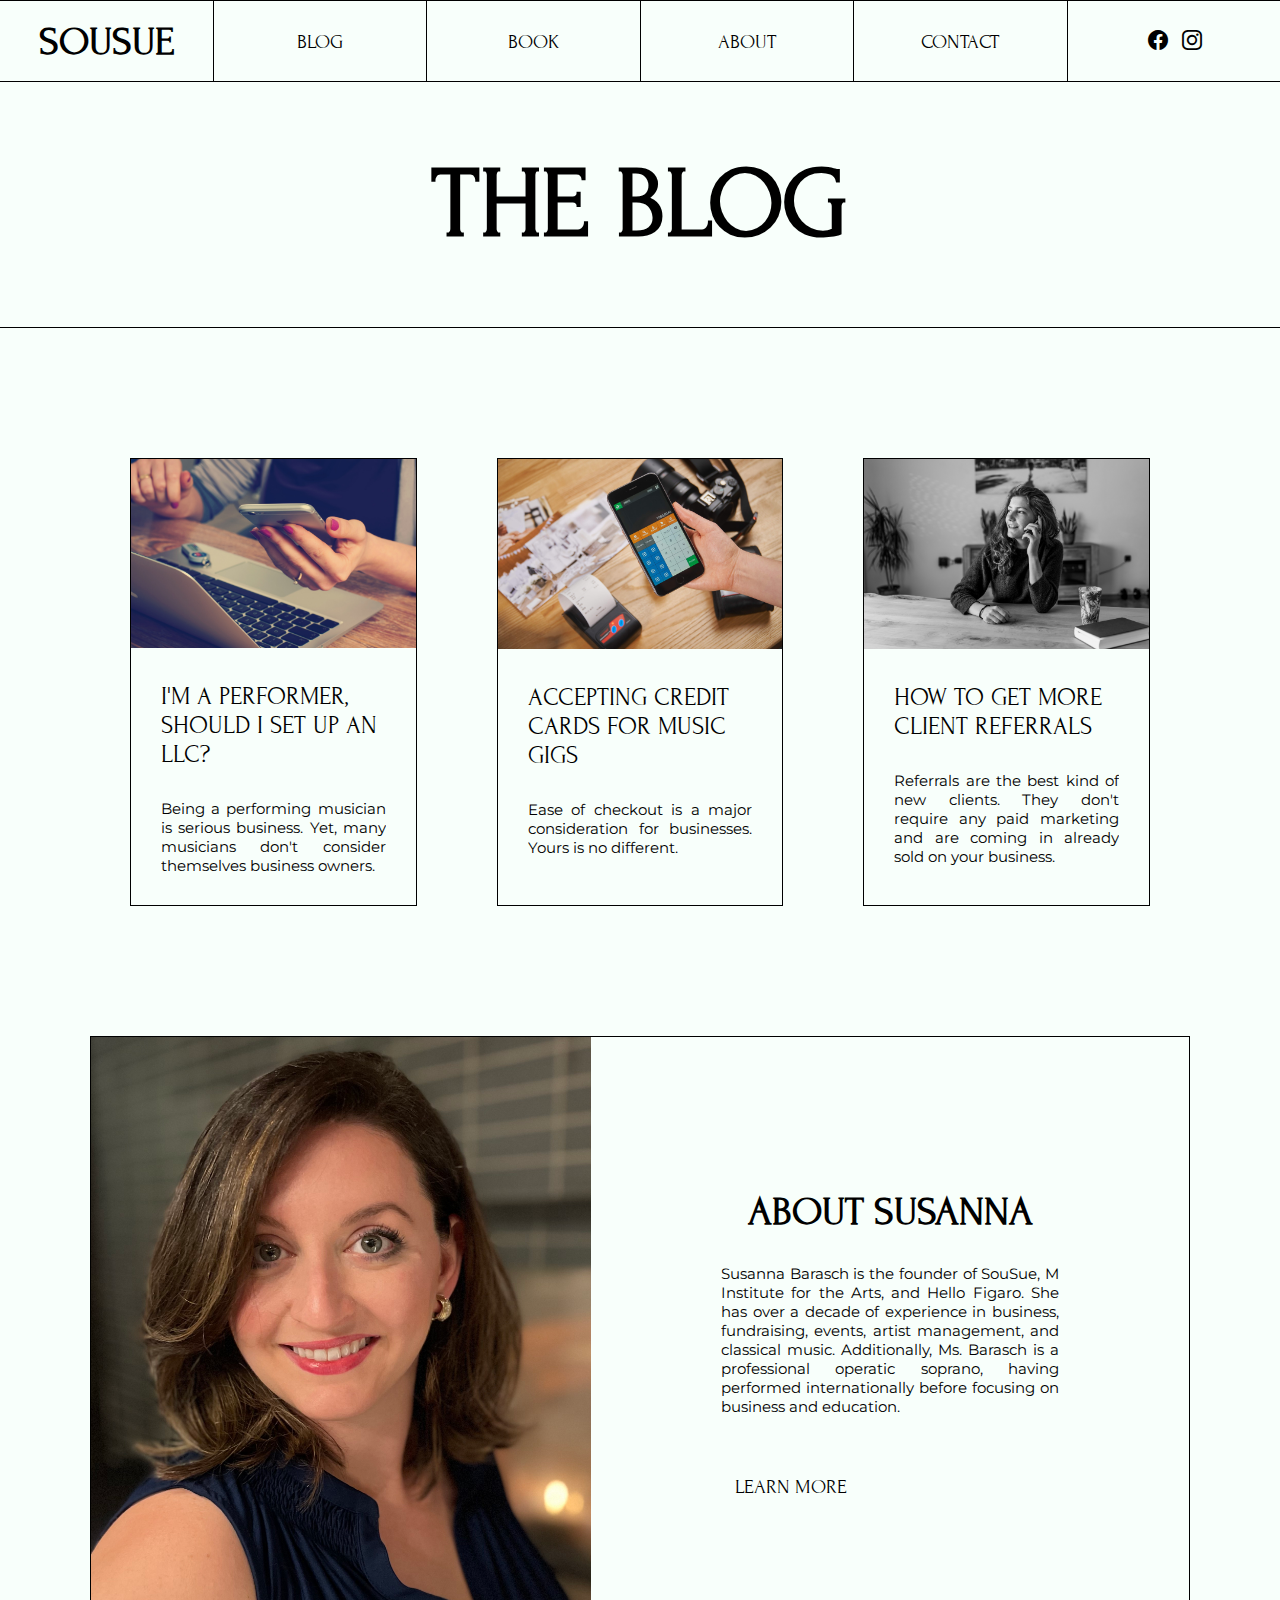
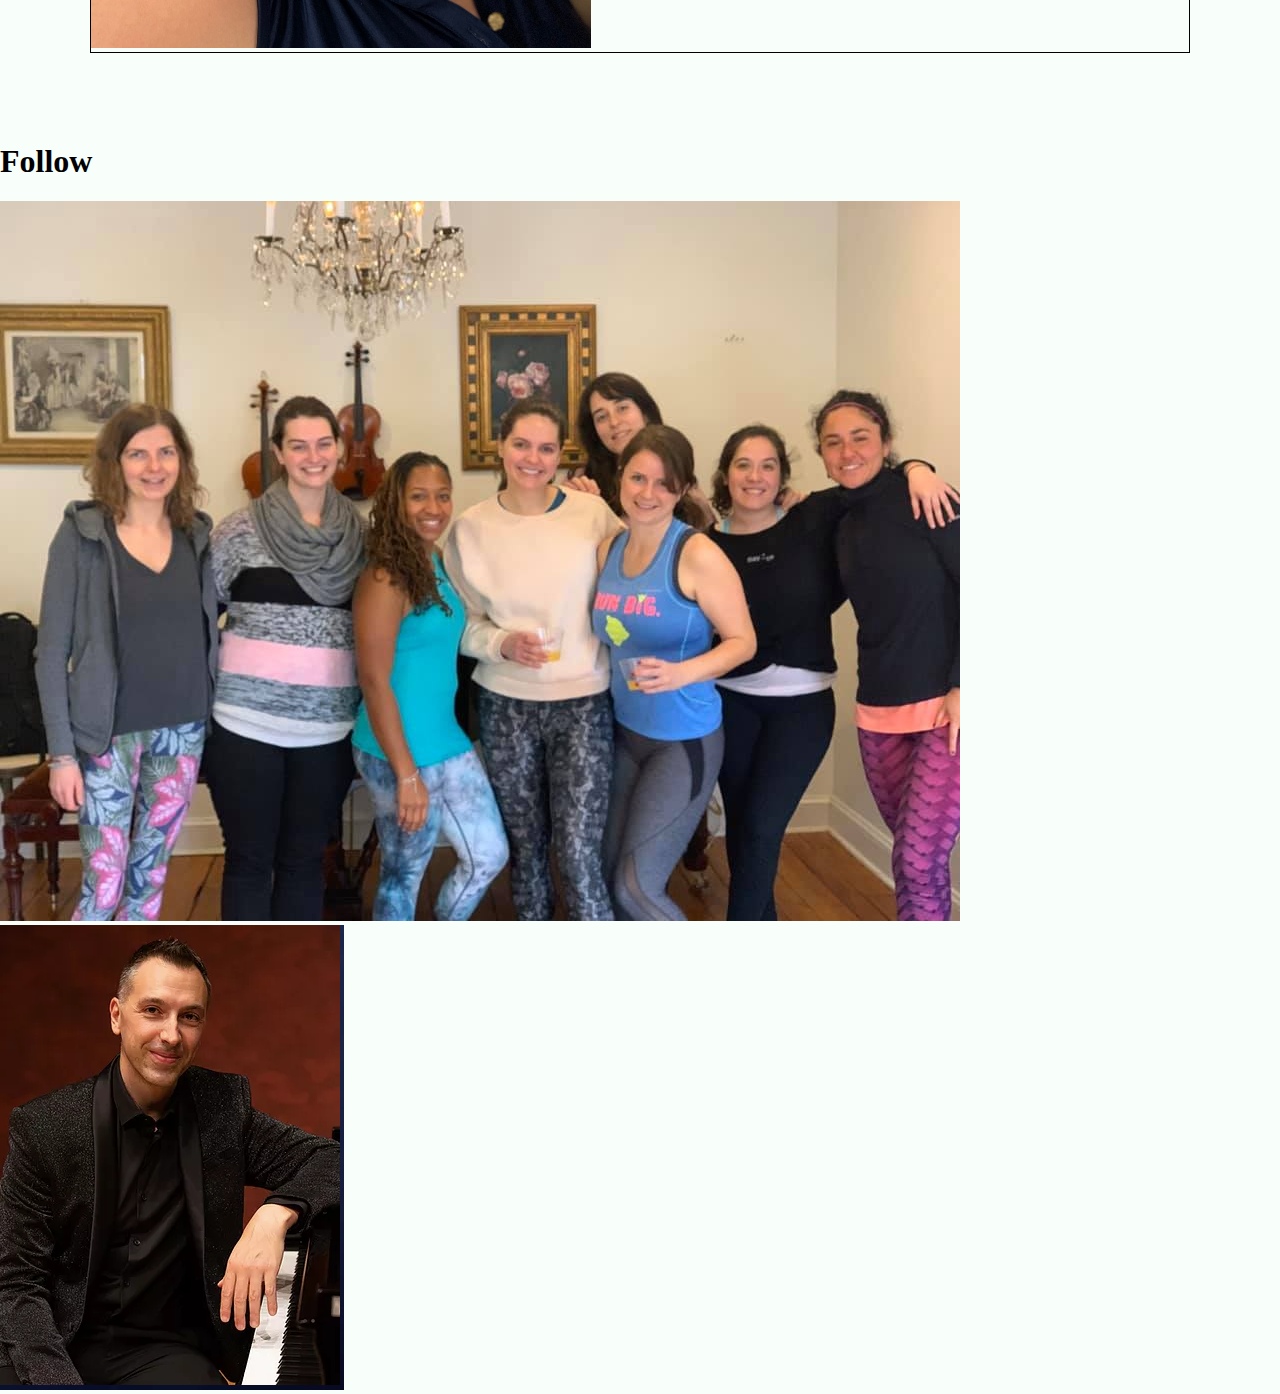
<file: homepage.html>
<!DOCTYPE html>

<html>
    <head>
    <title>SouSue</title>
    <link rel="stylesheet" href="homepage.css">
    <link rel="preconnect" href="https://fonts.googleapis.com"><link rel="preconnect" href="https://fonts.gstatic.com" crossorigin><link href="https://fonts.googleapis.com/css2?family=Forum&display=swap" rel="stylesheet">
    <link href="https://fonts.googleapis.com/css2?family=Montserrat:wght@200&display=swap" rel="stylesheet">
    <link rel="stylesheet" href="https://cdn.jsdelivr.net/npm/bootstrap-icons@1.10.3/font/bootstrap-icons.css">
  </head>

  <body>

  <header>
    <div>
        <button class="sitename">SouSue</button>
    </div>
    <div>
        <button>Blog</button>
    </div>
    <div>
        <button>Book</button>
    </div>
    <div>
        <button>About</button>
    </div>
    <div>
        <button>Contact</button>
    </div>
    <div id="socialmenu">
        <button id="socialicon"><a href="https://www.facebook.com/sbarasch>
            <svg xmlns="http://www.w3.org/2000/svg" width="20" height="20" fill="currentColor" class="bi bi-facebook" viewBox="0 0 20 20">
            <path d="M16 8.049c0-4.446-3.582-8.05-8-8.05C3.58 0-.002 3.603-.002 8.05c0 4.017 2.926 7.347 6.75 7.951v-5.625h-2.03V8.05H6.75V6.275c0-2.017 1.195-3.131 3.022-3.131.876 0 1.791.157 1.791.157v1.98h-1.009c-.993 0-1.303.621-1.303 1.258v1.51h2.218l-.354 2.326H9.25V16c3.824-.604 6.75-3.934 6.75-7.951z"/>
          </svg></a>
        </button>
          <button id="socialicon"><a href="https://www.instagram.com/sousouly>
            <svg xmlns="http://www.w3.org/2000/svg" width="16" height="16" fill="currentColor" class="bi bi-instagram" viewBox="0 0 16 16">
            <path d="M8 0C5.829 0 5.556.01 4.703.048 3.85.088 3.269.222 2.76.42a3.917 3.917 0 0 0-1.417.923A3.927 3.927 0 0 0 .42 2.76C.222 3.268.087 3.85.048 4.7.01 5.555 0 5.827 0 8.001c0 2.172.01 2.444.048 3.297.04.852.174 1.433.372 1.942.205.526.478.972.923 1.417.444.445.89.719 1.416.923.51.198 1.09.333 1.942.372C5.555 15.99 5.827 16 8 16s2.444-.01 3.298-.048c.851-.04 1.434-.174 1.943-.372a3.916 3.916 0 0 0 1.416-.923c.445-.445.718-.891.923-1.417.197-.509.332-1.09.372-1.942C15.99 10.445 16 10.173 16 8s-.01-2.445-.048-3.299c-.04-.851-.175-1.433-.372-1.941a3.926 3.926 0 0 0-.923-1.417A3.911 3.911 0 0 0 13.24.42c-.51-.198-1.092-.333-1.943-.372C10.443.01 10.172 0 7.998 0h.003zm-.717 1.442h.718c2.136 0 2.389.007 3.232.046.78.035 1.204.166 1.486.275.373.145.64.319.92.599.28.28.453.546.598.92.11.281.24.705.275 1.485.039.843.047 1.096.047 3.231s-.008 2.389-.047 3.232c-.035.78-.166 1.203-.275 1.485a2.47 2.47 0 0 1-.599.919c-.28.28-.546.453-.92.598-.28.11-.704.24-1.485.276-.843.038-1.096.047-3.232.047s-2.39-.009-3.233-.047c-.78-.036-1.203-.166-1.485-.276a2.478 2.478 0 0 1-.92-.598 2.48 2.48 0 0 1-.6-.92c-.109-.281-.24-.705-.275-1.485-.038-.843-.046-1.096-.046-3.233 0-2.136.008-2.388.046-3.231.036-.78.166-1.204.276-1.486.145-.373.319-.64.599-.92.28-.28.546-.453.92-.598.282-.11.705-.24 1.485-.276.738-.034 1.024-.044 2.515-.045v.002zm4.988 1.328a.96.96 0 1 0 0 1.92.96.96 0 0 0 0-1.92zm-4.27 1.122a4.109 4.109 0 1 0 0 8.217 4.109 4.109 0 0 0 0-8.217zm0 1.441a2.667 2.667 0 1 1 0 5.334 2.667 2.667 0 0 1 0-5.334z"/>
          </svg></a>
        </button>
    </div>
  </header>

  <section class="blog">
    <div id="title"><h1>The Blog</h1></div>
    <div id="container">
        <div id='feature'>
            <img src="Images/Business Stock Image 1.jpg">
            <h2>I'm a performer, should I set up an LLC?</h2>
            <p>Being a performing musician is serious business. Yet, many musicians don't consider themselves business owners.</p>        </div>
        <div id="feature">
            <img src="Images/Checkout Credit Cards.jpg">
            <h2>Accepting credit cards for music gigs</h2>
            <p>Ease of checkout is a major consideration for businesses. Yours is no different.</p>
        </div>
        <div id="feature">
            <img src="Images/Girl on Phone Call.jpg">
            <h2>How to get more client referrals</h2>
            <p>Referrals are the best kind of new clients. They don't require any paid marketing and are coming in already sold on your business.</p>
        </div>
    </div>
  </section>

  <section class="about">
    <div id="container">
        <div id="headshot">
            <img src="Images/Susanna Barasch Headshot.JPG">
        </div>
        <div id="feature">
            <h1>About Susanna</h1>
            <p>Susanna Barasch is the founder of SouSue, M Institute for the Arts, and Hello Figaro. She has over a decade of experience in business, fundraising, events, artist management, and classical music. Additionally, Ms. Barasch is a professional operatic soprano, having performed internationally before focusing on business and education.</p>
            <button>Learn More</button>
        </div>
    </div>

    </div>
  </section>

  <section class="Follow">
    <div id="title">
        <h1>Follow</h1>
    </div>
    <div id="container">
        <img src="Images/Live Music Yoga.jpg">
        <img src="Images/Roberto Napolitano Headshot.png"
    </div>

  </section>

  </body>

  </html>
</file>
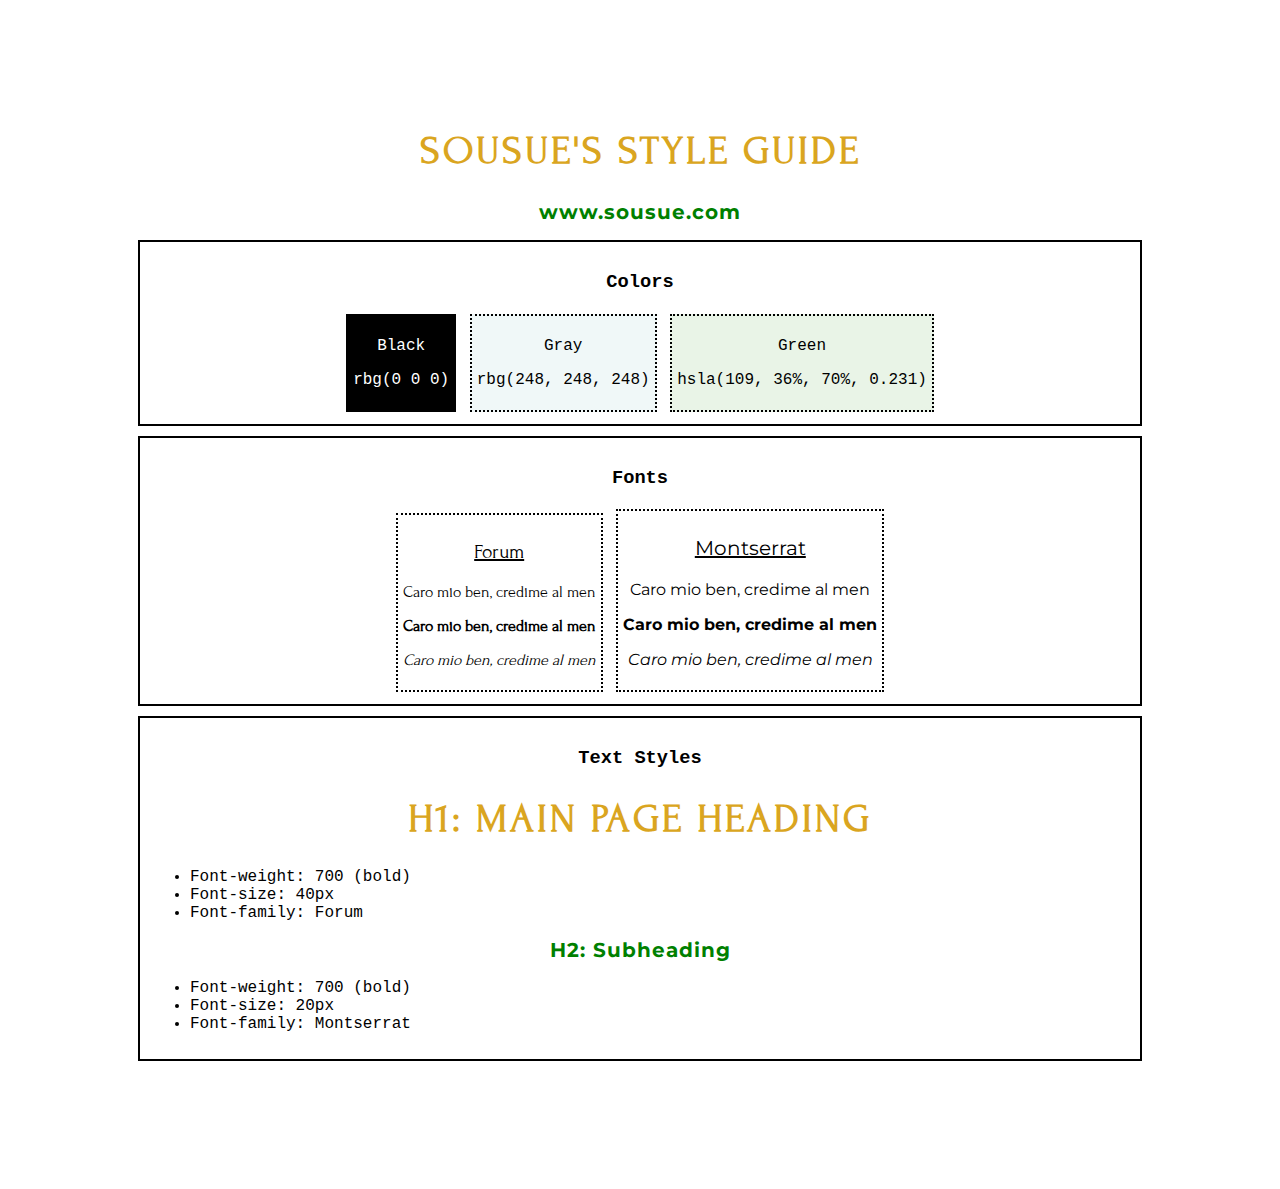
<file: styleguide.html>
<!DOCTYPE html>

<head>
    <title>SouSue's Stylegude</title>
    <link href="styleguide.css" rel="stylesheet">
    <link rel="preconnect" href="https://fonts.googleapis.com"><link rel="preconnect" href="https://fonts.gstatic.com" crossorigin><link href="https://fonts.googleapis.com/css2?family=Forum&display=swap" rel="stylesheet">
    <link href="https://fonts.googleapis.com/css2?family=Montserrat:wght@200&display=swap" rel="stylesheet">
    <link rel="stylesheet" href="https://cdn.jsdelivr.net/npm/bootstrap-icons@1.10.3/font/bootstrap-icons.css">
  </head>

  <html>
    <body>

        <h1>SouSue's Style Guide</h1>
        <h2>www.sousue.com</h2>

        <div class="container">
            <h3>Colors</h3>
            <div class="color1">
                <p>Black</p>
                <p>rbg(0 0 0)</p>
            </div>
            <div class="color2">
                <p>Gray</p>
                <p>rbg(248, 248, 248)</p>
            </div>
            <div class="color3">
                <p>Green</p>
                <p>hsla(109, 36%, 70%, 0.231)</p>
            </div>
        </div>
        
        <div class="container">

            <h3>Fonts</h3>

            <div class="font1">
                <p class="fontname">Forum</p>
                <p class="fontnormal">Caro mio ben, credime al men</p>
                <p class="fontbold">Caro mio ben, credime al men</p>
                <p class="fontitalics">Caro mio ben, credime al men</p>
            </div>

            <div class="font2">
                <p class="fontname">Montserrat</p>
                <p class="fontnormal">Caro mio ben, credime al men</p>
                <p class="fontbold">Caro mio ben, credime al men</p>
                <p class="fontitalics">Caro mio ben, credime al men</p>
            </div>

            </div>
        </div>

        <div class="container">
            <h3>Text Styles</h3>
            <h1>H1: Main Page Heading</h1>
            <ul>
                <li>Font-weight: 700 (bold)</li>
                <li>Font-size: 40px</li>
                <li>Font-family: Forum</li>
            </ul>
            <h2>H2: Subheading</h2>
            <ul>
                <li>Font-weight: 700 (bold)</li>
                <li>Font-size: 20px</li>
                <li>Font-family: Montserrat</li>
            </ul>
        </div>

    </body>
  </html>
</file>
<file: homepage.css>
body {
    margin:0%;
    background-color: rgb(248, 255, 251);
}

img {
    max-width: 100%;
}

button {
    font-family: Forum;
    font-size: 20px;
    text-transform: uppercase;
    background-color: transparent;
    border: none;
    height: 80px;
    width: 200px;
}

p {
    font-family: Montserrat;
    font-size: 15px;
    color: black;
    font-weight: 400;
    margin: 30px;
    text-align: justify;
    overflow:hidden;
}

header {
    display:flex;
    border-top: 1px black solid;
}

header > div {
    flex: 1 0 200px;
    border-right: solid black 1px;
    text-align: center;
}


button.sitename {
    font-size: 40px;
    font-weight: bold;
}

#socialmenu {
    border: none;
}

#socialicon {
    width: 30px;
}

#socialicon a {
    color: black;
}

.blog #container {
    display: flex;
    justify-content:space-between;
    margin: 90px;

}

.blog #feature {
    border: 1px solid black;
    margin: 40px;
}

.blog h2 {
    font-family: Forum;
    font-size: 25px;
    color: black;
    text-transform: uppercase;
    font-weight: 400;
    margin: 30px;
}

.blog #title {
    font-family: Forum;
    font-size: 50px;
    text-transform: uppercase;
    display:block;
    text-align: center;
    border-bottom: 1px black solid;
    border-top: 1px black solid;
}

.about #container {
    display: flex;
    flex: 1 0 700px;
    justify-content:space-between;
    align-items: center;
    margin: 90px;
    border: 1px black solid;
    text-align: justify;
}

.about #feature {
    padding: 100px;
}

.about h1  {
    font-family: Forum;
    font-size: 40px;
    text-transform: uppercase;
    display:block;
    text-align: center;
}

.about img {
    align-items: stretch;
    max-height: 700px;
    min-width: 500px;
}

.about #headshot {
    
}
</file>
<file: styleguide.css>
body {
    font-family:'Courier New', Courier, monospace;
    margin: 10%;
    text-align: center;
}

h1 {
    color: goldenrod;
    font-family: Forum;
    font-size: 40px;
    text-transform: uppercase;
    letter-spacing: 3px;
}

h2 {
    font-family: Montserrat;
    font-size: 20px;
    color: green;
    letter-spacing: 1px;
}

.container {
    border: 2px solid black;
    padding: 10px;
    margin: 10px;
}

.container > div {
    border: dotted black 2px;
    margin: 2px;
    display: inline-block;
    padding: 5px;
    text-align: center;
}

.color1 {
    background-color: black;
    color: white;
}

.color2 {
    background-color: rgb(240, 248, 248);
    color: black;
}

.color3 {
    background-color: hsla(109, 36%, 70%, 0.231);
    color: black;
}

.font1 {
    font-family: Forum;
}

.fontname {
    font-size: 20px;
    text-decoration: underline;
}

.fontnormal {
    font-style: none;
    font-weight: normal;
}

.fontbold {
    font-weight: bold;
}

.fontitalics {
    font-style: italic;
}

.font2 {
    font-family: Montserrat;
}

li {
    text-align: left;
}
</file>
